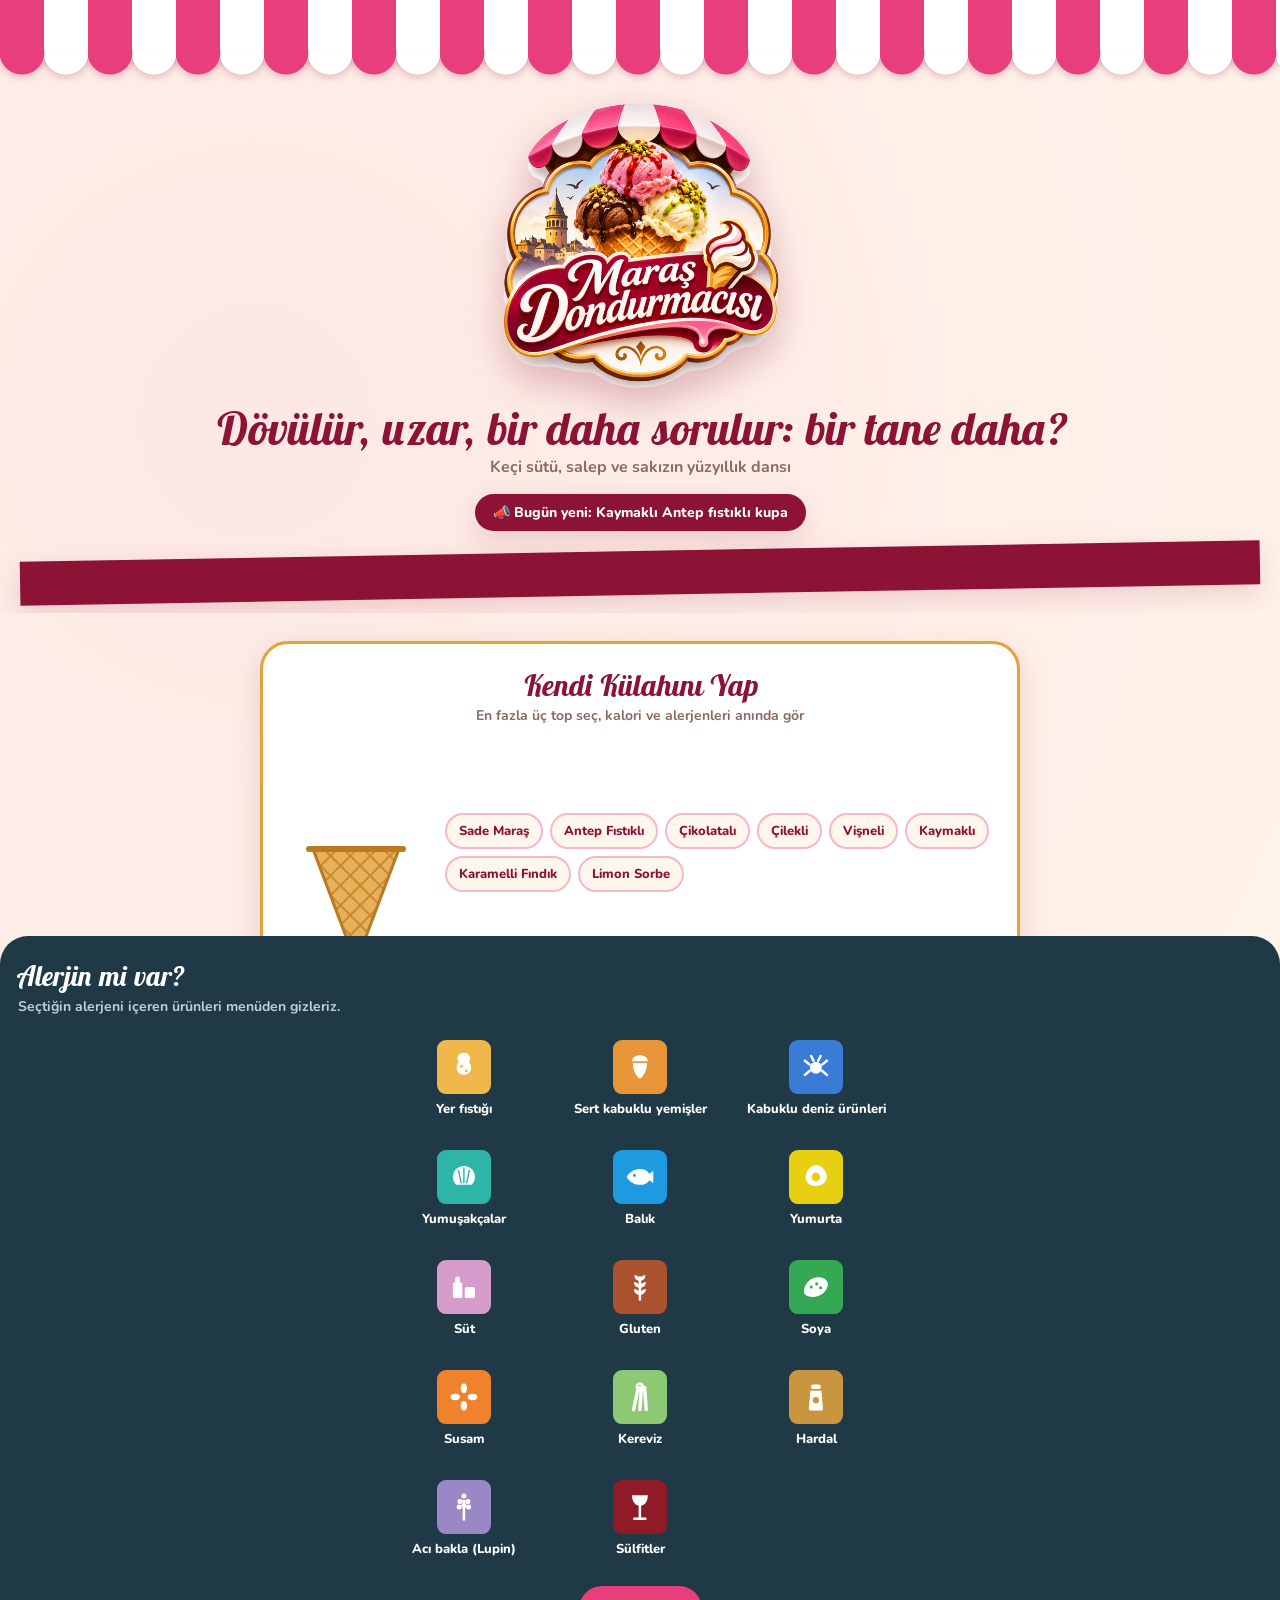
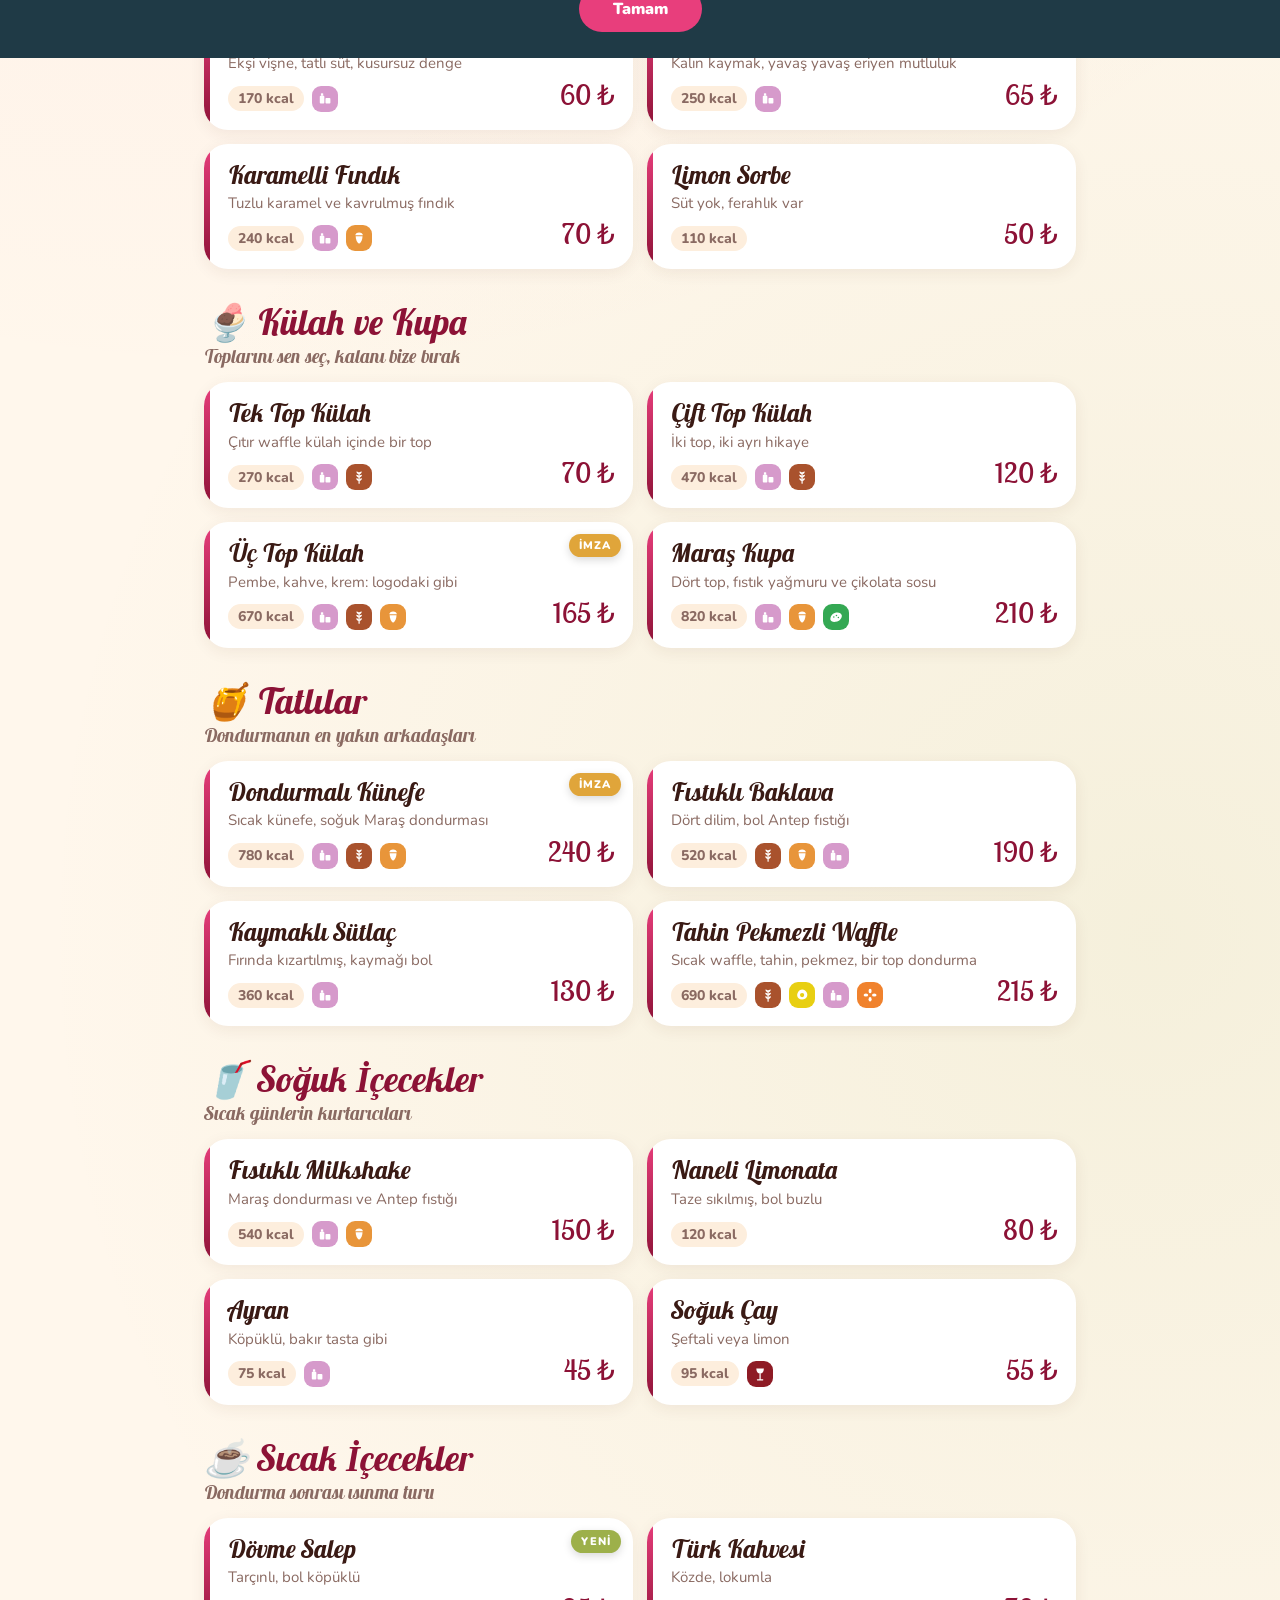
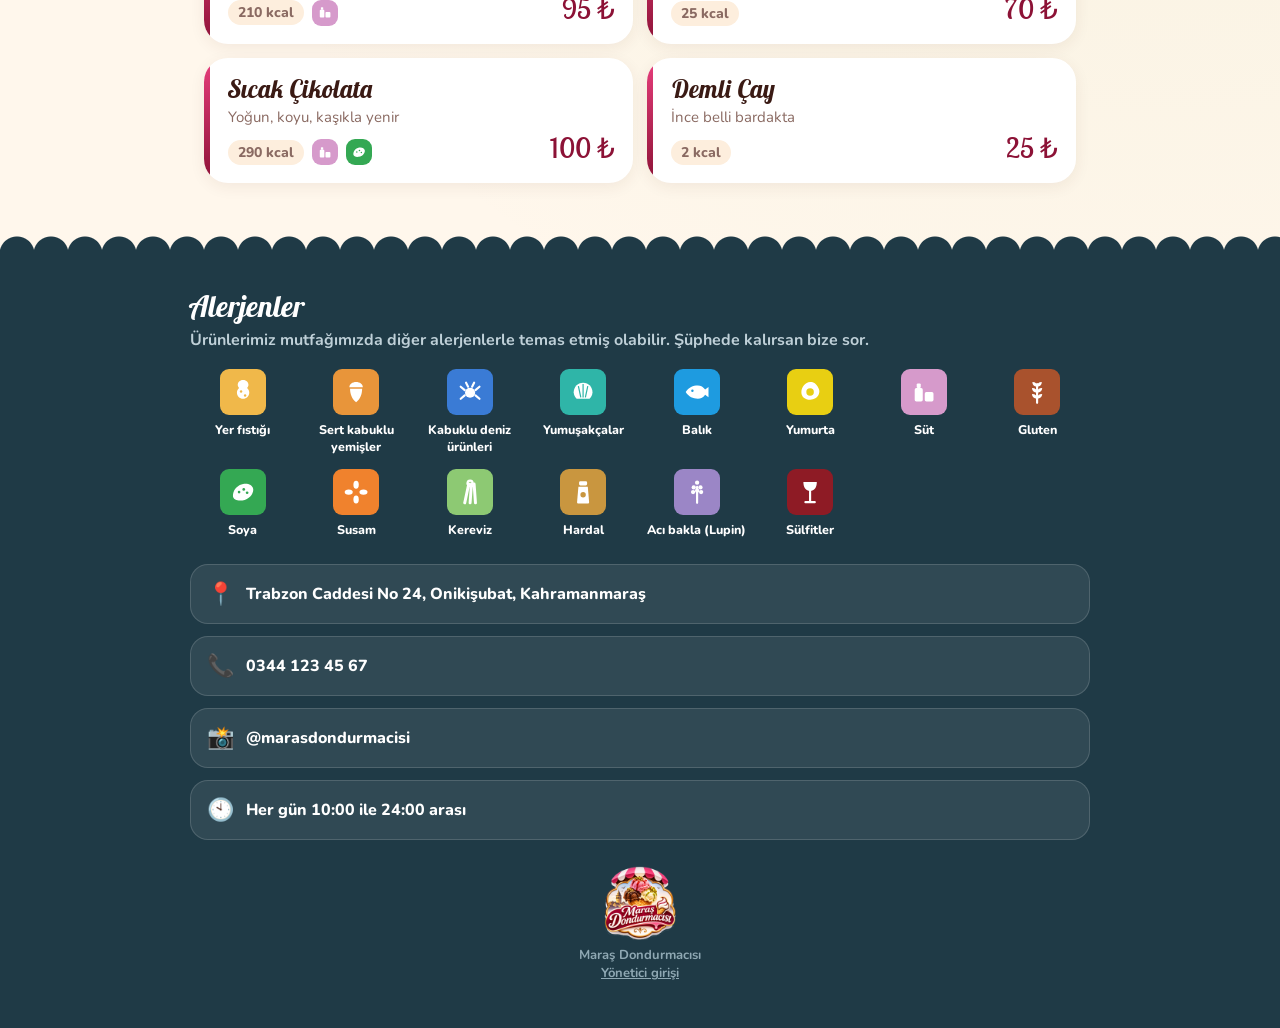
<file: index.html>
<!doctype html>
<html lang="tr">
<head>
<meta charset="utf-8">
<meta name="viewport" content="width=device-width, initial-scale=1, viewport-fit=cover">
<title>Maraş Dondurmacısı Dijital Menü</title>
<meta name="description" content="Maraş Dondurmacısı dijital menüsü: dondurmalar, tatlılar, içecekler, kalori ve alerjen bilgileri.">
<meta name="theme-color" content="#8c1236">
<link rel="icon" href="icon.png">
<link rel="apple-touch-icon" href="icon.png">
<meta property="og:title" content="Maraş Dondurmacısı">
<meta property="og:description" content="Dövülür, uzar, bir daha sorulur: bir tane daha?">
<meta property="og:image" content="logo.png">
<link rel="preconnect" href="https://fonts.googleapis.com">
<link rel="preconnect" href="https://fonts.gstatic.com" crossorigin>
<link href="https://fonts.googleapis.com/css2?family=Lobster+Two:ital,wght@1,700&family=Nunito:wght@600;700;800;900&display=swap&subset=latin-ext" rel="stylesheet">
<link rel="stylesheet" href="assets/style.css">
</head>
<body>
<div class="tente" aria-hidden="true"></div>

<header class="hero">
  <img class="logo" id="logo" src="logo.png" alt="Maraş Dondurmacısı logosu">
  <h1 id="slogan"></h1>
  <p class="alt" id="altSlogan"></p>
  <div class="duyuru" id="duyuru" hidden></div>
  <div class="seritmarkee" aria-hidden="true"><div id="serit"></div></div>
</header>

<section class="yapici" id="yapici" aria-label="Kendi külahını yap">
  <h2>Kendi Külahını Yap</h2>
  <p class="not">En fazla üç top seç, kalori ve alerjenleri anında gör</p>
  <div class="yapici-govde">
    <svg id="kulah" viewBox="0 0 150 230" aria-hidden="true">
      <defs>
        <pattern id="gofret" width="14" height="14" patternUnits="userSpaceOnUse" patternTransform="rotate(45)">
          <rect width="14" height="14" fill="#e6b15a"/>
          <path d="M0 7h14M7 0v14" stroke="#c98a2e" stroke-width="2"/>
        </pattern>
      </defs>
      <g id="toplar"></g>
      <path d="M32 112h86L75 226z" fill="url(#gofret)" stroke="#b97a22" stroke-width="3" stroke-linejoin="round"/>
      <path d="M28 112h94" stroke="#b97a22" stroke-width="6" stroke-linecap="round"/>
    </svg>
    <div>
      <div class="tatchip" id="tatlar"></div>
    </div>
  </div>
  <label style="display:flex;gap:8px;align-items:center;margin-top:12px;font-weight:800;color:var(--kahve)">
    <input type="checkbox" id="kulahSec" checked style="width:18px;height:18px;accent-color:#e83e7c"> Waffle külah olsun
  </label>
  <div class="yapici-sonuc">
    <div>
      <div class="rakam"><span id="ykcal">0</span> kcal <small>·</small> <span id="yfiyat">0 ₺</span></div>
      <div id="yalerji" class="alt-satir" style="margin-top:6px"></div>
    </div>
    <button class="temizle" id="yTemizle" type="button">Sıfırla</button>
  </div>
</section>

<nav class="gezinti" aria-label="Menü bölümleri">
  <div class="gezinti-ic">
    <div class="sekmeler" id="sekmeler"></div>
    <button class="ikonbtn" id="aramaBtn" type="button" aria-label="Ara">
      <svg viewBox="0 0 24 24" fill="none" stroke="currentColor" stroke-width="2.4" stroke-linecap="round"><circle cx="11" cy="11" r="7"/><path d="M20 20l-4-4"/></svg>
    </button>
    <button class="ikonbtn" id="filtreBtn" type="button" aria-label="Alerji filtresi">
      <svg viewBox="0 0 24 24" fill="currentColor"><path d="M3 5h18l-7 8v6l-4-2v-4z"/></svg>
      <span class="nokta"></span>
    </button>
  </div>
  <div class="arama" id="arama"><input id="aramaInput" type="search" placeholder="Dondurma, tatlı, içecek ara" autocomplete="off"></div>
</nav>

<main id="liste"></main>

<div class="cekmece-arka" id="arka"></div>
<aside class="cekmece" id="cekmece" aria-label="Alerji filtresi">
  <h2>Alerjin mi var?</h2>
  <p>Seçtiğin alerjeni içeren ürünleri menüden gizleriz.</p>
  <div class="alerji-izgara" id="alerjiIzgara"></div>
  <button class="bitti" id="bitti" type="button">Tamam</button>
</aside>

<footer>
  <div class="ic">
    <h2>Alerjenler</h2>
    <p class="aciklama">Ürünlerimiz mutfağımızda diğer alerjenlerle temas etmiş olabilir. Şüphede kalırsan bize sor.</p>
    <div class="lejant" id="lejant"></div>
    <div class="bilgi" id="bilgi"></div>
    <div class="imza">
      <img src="icon.png" alt="">
      <div id="imzaAd"></div>
      <a href="admin.html" style="color:#8fa8b3">Yönetici girişi</a>
    </div>
  </div>
</footer>

<script src="assets/shared.js"></script>
<script src="assets/menu.js"></script>
</body>
</html>
</file>
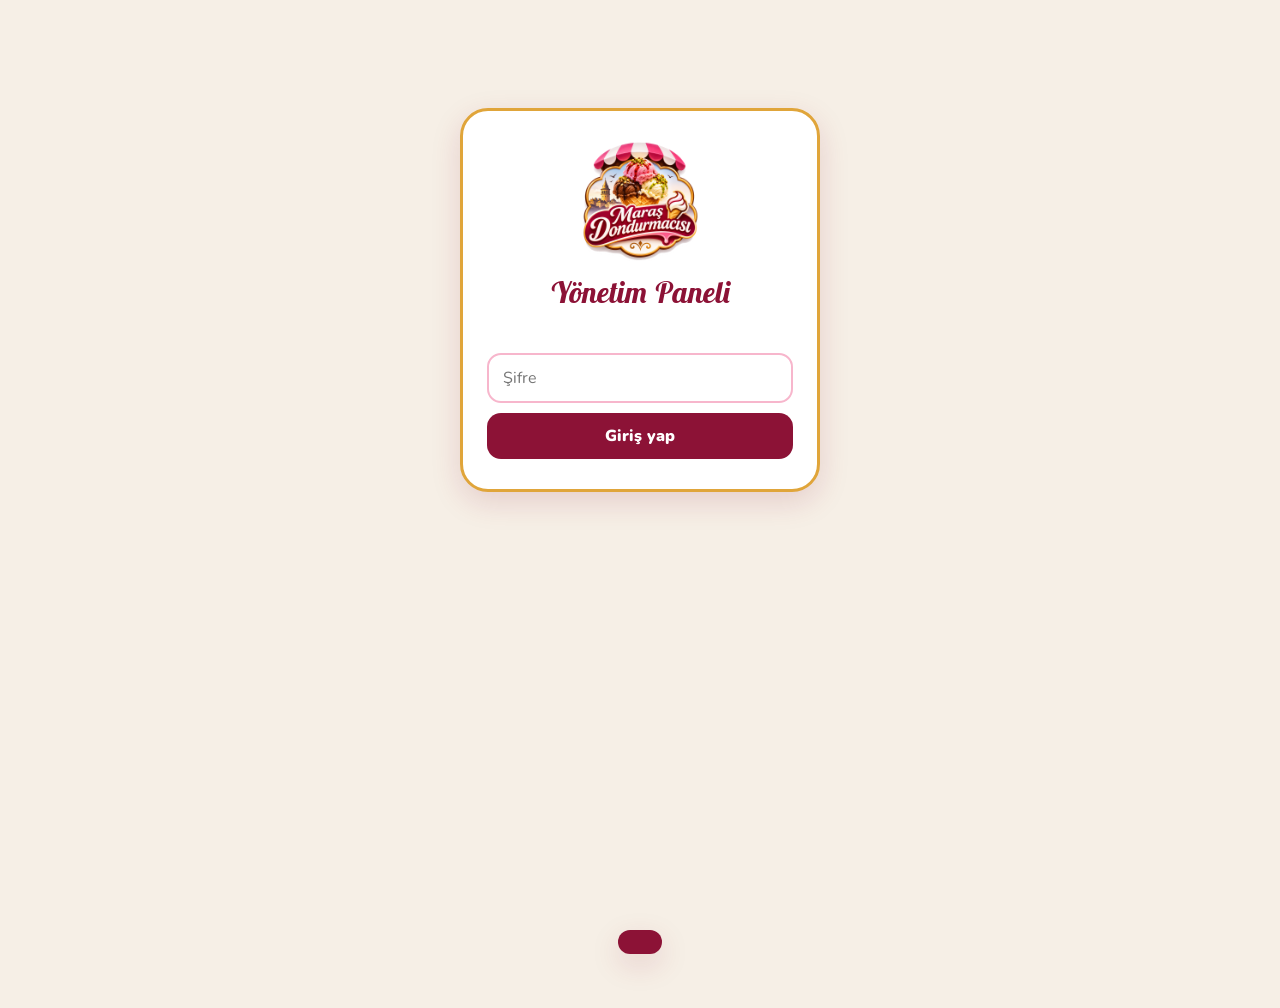
<file: admin.html>
<!doctype html>
<html lang="tr">
<head>
<meta charset="utf-8">
<meta name="viewport" content="width=device-width, initial-scale=1">
<meta name="robots" content="noindex,nofollow">
<title>Yönetim Paneli, Maraş Dondurmacısı</title>
<link rel="icon" href="icon.png">
<link href="https://fonts.googleapis.com/css2?family=Lobster+Two:ital,wght@1,700&family=Nunito:wght@600;700;800;900&display=swap&subset=latin-ext" rel="stylesheet">
<link rel="stylesheet" href="assets/style.css">
</head>
<body class="admin">

<div id="giris" class="giris">
  <img src="logo.png" alt="">
  <h1>Yönetim Paneli</h1>
  <p class="hata" id="girisHata"></p>
  <input class="alan" id="pin" type="password" placeholder="Şifre" autocomplete="current-password">
  <button class="btn" id="girisBtn" style="width:100%">Giriş yap</button>
</div>

<div id="uygulama" hidden>
  <div class="ustbar"><img src="icon.png" alt=""><b>Yönetim Paneli</b><a href="index.html" target="_blank">Menüyü gör</a><a href="#" id="cikis">Çıkış</a></div>
  <div class="panel">
    <div class="istat" id="istat"></div>
    <div class="adm-sekmeler" id="admSek">
      <button class="aktif" data-t="urunler">Ürünler</button>
      <button data-t="kategoriler">Kategoriler</button>
      <button data-t="isletme">İşletme</button>
      <button data-t="yedek">Yedek ve Ayarlar</button>
    </div>
    <div id="icerik"></div>
  </div>
</div>

<div class="modal-arka" id="modalArka"><div class="modal" id="modal"></div></div>
<div class="toast" id="toast"></div>

<script src="assets/shared.js"></script>
<script src="assets/admin.js"></script>
</body>
</html>
</file>
<file: assets/style.css>
:root {
  --bordo: #8c1236;
  --bordo2: #6b0c29;
  --pembe: #e83e7c;
  --pembe2: #f7b6cc;
  --krem: #fff7ec;
  --krem2: #fdeedd;
  --altin: #e0a53a;
  --kahve: #5b2a18;
  --fistik: #9db04a;
  --yazi: #3a1a14;
  --soluk: #8a6a62;
  --golge: 0 10px 30px rgba(140, 18, 54, .15);
}
* { box-sizing: border-box; -webkit-tap-highlight-color: transparent; }
html { scroll-behavior: smooth; }
body {
  margin: 0; font-family: "Nunito", system-ui, sans-serif; color: var(--yazi);
  background: var(--krem);
  background-image: radial-gradient(circle at 20% 10%, rgba(232, 62, 124, .08), transparent 40%), radial-gradient(circle at 90% 60%, rgba(157, 176, 74, .10), transparent 40%);
  min-height: 100vh;
}
h1, h2, h3, .yazitipi { font-family: "Lobster Two", cursive; font-weight: 700; font-style: italic; }
img { max-width: 100%; }
button { font: inherit; cursor: pointer; }

/* Tente */
.tente {
  height: 54px; position: relative; z-index: 3;
  background: repeating-linear-gradient(90deg, var(--pembe) 0 44px, #fff 44px 88px);
  box-shadow: 0 6px 14px rgba(140, 18, 54, .25);
}
.tente::after {
  content: ""; position: absolute; left: 0; right: 0; bottom: -22px; height: 24px;
  background:
    radial-gradient(circle at 22px 0, var(--pembe) 22px, transparent 23px) 0 0 / 88px 24px repeat-x,
    radial-gradient(circle at 66px 0, #fff 22px, transparent 23px) 0 0 / 88px 24px repeat-x;
  filter: drop-shadow(0 4px 3px rgba(140, 18, 54, .18));
}

/* Kahraman */
.hero { text-align: center; padding: 46px 20px 18px; position: relative; overflow: hidden; }
.hero .logo {
  width: min(62vw, 290px); height: auto; animation: sallan 5s ease-in-out infinite;
  filter: drop-shadow(0 14px 18px rgba(140, 18, 54, .28)); cursor: pointer;
}
@keyframes sallan { 0%, 100% { transform: rotate(-2.5deg) translateY(0); } 50% { transform: rotate(2.5deg) translateY(-6px); } }
.hero h1 { margin: 8px 0 2px; font-size: clamp(30px, 8vw, 46px); color: var(--bordo); line-height: 1.05; }
.hero .alt { color: var(--soluk); font-weight: 700; margin: 4px 0 0; }
.duyuru {
  display: inline-block; margin-top: 16px; padding: 9px 18px; border-radius: 999px;
  background: var(--bordo); color: #fff; font-weight: 800; font-size: 14px; box-shadow: var(--golge);
}
.duyuru b { color: var(--altin); }

.seritmarkee { overflow: hidden; background: var(--bordo); color: #fff; padding: 9px 0; margin: 20px 0 0; white-space: nowrap; transform: rotate(-1deg); box-shadow: var(--golge); }
.seritmarkee div { display: inline-block; padding-left: 100%; animation: kay 28s linear infinite; font-family: "Lobster Two", cursive; font-style: italic; font-size: 20px; }
.seritmarkee span { margin: 0 22px; }
.seritmarkee span::after { content: " 🍦"; }
@keyframes kay { to { transform: translateX(-100%); } }

/* Külah yapıcı */
.yapici {
  margin: 28px auto 0; max-width: 760px; background: #fff; border-radius: 28px; padding: 22px 18px 20px;
  box-shadow: var(--golge); border: 3px solid var(--altin); position: relative;
}
.yapici h2 { margin: 0; color: var(--bordo); font-size: 30px; text-align: center; }
.yapici .not { text-align: center; color: var(--soluk); font-size: 14px; margin: 2px 0 12px; font-weight: 700; }
.yapici-govde { display: grid; grid-template-columns: 150px 1fr; gap: 14px; align-items: center; }
#kulah { width: 150px; height: 230px; overflow: visible; }
#kulah .top { transition: transform .5s cubic-bezier(.3, 1.6, .5, 1), opacity .3s; transform-origin: center; }
.tatchip { display: flex; flex-wrap: wrap; gap: 7px; }
.tatchip button {
  border: 2px solid var(--pembe2); background: var(--krem); color: var(--bordo); padding: 7px 12px; border-radius: 999px; font-weight: 800; font-size: 13px; transition: .15s;
}
.tatchip button.secili { background: var(--pembe); border-color: var(--pembe); color: #fff; transform: scale(1.05); }
.yapici-sonuc { margin-top: 14px; display: flex; flex-wrap: wrap; align-items: center; justify-content: space-between; gap: 10px; border-top: 2px dashed var(--pembe2); padding-top: 12px; }
.yapici-sonuc .rakam { font-family: "Lobster Two", cursive; font-size: 26px; color: var(--bordo); }
.yapici-sonuc .rakam small { font-family: "Nunito"; font-size: 13px; color: var(--soluk); font-weight: 800; }
.temizle { background: none; border: 2px solid var(--bordo); color: var(--bordo); padding: 7px 14px; border-radius: 999px; font-weight: 800; }

/* Gezinme */
.gezinti { position: sticky; top: 0; z-index: 20; background: rgba(255, 247, 236, .94); backdrop-filter: blur(8px); padding: 10px 12px; margin-top: 26px; border-bottom: 1px solid rgba(140, 18, 54, .12); }
.gezinti-ic { max-width: 900px; margin: 0 auto; display: flex; gap: 8px; align-items: center; }
.sekmeler { display: flex; gap: 8px; overflow-x: auto; flex: 1; scrollbar-width: none; padding: 2px; }
.sekmeler::-webkit-scrollbar { display: none; }
.sekme { flex: none; border: 0; background: transparent; padding: 10px 16px; border-radius: 999px; font-weight: 800; color: var(--soluk); font-size: 15px; white-space: nowrap; }
.sekme.aktif { background: var(--bordo); color: #fff; box-shadow: var(--golge); }
.ikonbtn { flex: none; width: 46px; height: 46px; border-radius: 16px; border: 1.5px solid rgba(140, 18, 54, .2); background: #fff; color: var(--bordo); display: grid; place-items: center; position: relative; }
.ikonbtn svg { width: 22px; height: 22px; }
.ikonbtn .nokta { position: absolute; top: 6px; right: 6px; width: 10px; height: 10px; background: var(--pembe); border-radius: 50%; border: 2px solid #fff; display: none; }
.ikonbtn.dolu .nokta { display: block; }
.arama { max-width: 900px; margin: 8px auto 0; display: none; }
.arama.acik { display: block; }
.arama input { width: 100%; padding: 12px 16px; border-radius: 16px; border: 2px solid var(--pembe2); font: inherit; background: #fff; outline: none; }
.arama input:focus { border-color: var(--pembe); }

/* Liste */
main { max-width: 900px; margin: 0 auto; padding: 0 14px 40px; }
.bolum { padding-top: 30px; scroll-margin-top: 130px; }
.bolum h2 { font-size: 36px; margin: 0; color: var(--bordo); }
.bolum .alt { margin: 0 0 14px; color: var(--soluk); font-weight: 700; font-family: "Lobster Two", cursive; font-style: italic; font-size: 19px; }
.izgara { display: grid; gap: 14px; grid-template-columns: 1fr; }
@media (min-width: 720px) { .izgara { grid-template-columns: 1fr 1fr; } }
.kart {
  background: #fff; border-radius: 24px; padding: 18px; display: flex; gap: 14px; justify-content: space-between;
  box-shadow: 0 4px 16px rgba(91, 42, 24, .07); position: relative; animation: gel .5s both; overflow: hidden;
}
.kart::before { content: ""; position: absolute; left: 0; top: 0; bottom: 0; width: 6px; background: linear-gradient(var(--pembe), var(--bordo)); }
@keyframes gel { from { opacity: 0; transform: translateY(14px); } to { opacity: 1; transform: none; } }
.kart .sol { padding-top: 0; flex: 1; display: flex; flex-direction: column; min-width: 0; padding-left: 6px; }
.kart h3 { margin: 0 0 4px; font-size: 25px; color: var(--yazi); line-height: 1.1; }
.kart p { margin: 0 0 12px; color: var(--soluk); font-size: 15px; line-height: 1.35; }
.alt-satir { margin-top: auto; display: flex; align-items: center; gap: 8px; flex-wrap: wrap; }
.kcal { font-weight: 800; color: var(--soluk); font-size: 14px; background: var(--krem2); border-radius: 999px; padding: 3px 10px; }
.alerjen-ikon { display: inline-grid; place-items: center; border-radius: 9px; }
.alerjen-ikon svg { display: block; }
.fiyat { font-family: "Lobster Two", cursive; font-size: 28px; color: var(--bordo); align-self: flex-end; white-space: nowrap; }
.sag { display: flex; flex-direction: column; align-items: flex-end; justify-content: flex-end; gap: 8px; }
.foto { width: 112px; height: 112px; border-radius: 18px; object-fit: cover; box-shadow: 0 4px 12px rgba(0, 0, 0, .15); }
.rozet { position: absolute; top: 12px; right: 12px; background: var(--altin); color: #fff; font-size: 11px; letter-spacing: .08em; font-weight: 900; padding: 4px 10px; border-radius: 999px; text-transform: uppercase; box-shadow: 0 3px 8px rgba(0, 0, 0, .15); }
.rozet.yeni { background: var(--fistik); }
.tukendi { opacity: .55; filter: grayscale(.7); }
.tukendi .fiyat::after { content: " (Tükendi)"; font-size: 13px; font-family: "Nunito"; font-weight: 800; color: var(--soluk); }
.bos { text-align: center; color: var(--soluk); padding: 40px 10px; font-weight: 800; }

/* Alerji çekmecesi */
.cekmece-arka { position: fixed; inset: 0; background: rgba(58, 26, 20, .5); z-index: 40; display: none; }
.cekmece-arka.acik { display: block; }
.cekmece { position: fixed; left: 0; right: 0; bottom: 0; z-index: 41; background: #1f3a46; color: #fff; border-radius: 28px 28px 0 0; padding: 22px 18px 26px; transform: translateY(105%); transition: transform .35s cubic-bezier(.2, .9, .3, 1); max-height: 86vh; overflow: auto; }
.cekmece.acik { transform: none; }
.cekmece h2 { margin: 0 0 4px; font-size: 28px; }
.cekmece p { margin: 0 0 14px; color: #bfd0d8; font-size: 14px; font-weight: 700; }
.alerji-izgara { display: grid; grid-template-columns: repeat(3, 1fr); gap: 12px 8px; max-width: 520px; margin: 0 auto; }
.alerji-sec { background: none; border: 2px solid transparent; border-radius: 18px; color: #fff; padding: 8px 2px; display: flex; flex-direction: column; align-items: center; gap: 6px; font-size: 13px; font-weight: 800; text-align: center; }
.alerji-sec.secili { border-color: #ff6b8e; background: rgba(255, 107, 142, .15); }
.alerji-sec.secili::after { content: "Gizlendi"; font-size: 11px; color: #ffb3c4; }
.cekmece .bitti { display: block; margin: 18px auto 0; background: var(--pembe); color: #fff; border: 0; border-radius: 999px; padding: 12px 34px; font-weight: 900; }

/* Altbilgi */
footer { background: #1f3a46; color: #fff; margin-top: 30px; padding: 34px 16px 46px; position: relative; }
footer::before { content: ""; position: absolute; left: 0; right: 0; top: -17px; height: 18px; background: radial-gradient(circle at 17px 18px, #1f3a46 17px, transparent 18px) 0 0 / 34px 18px repeat-x; }
footer .ic { max-width: 900px; margin: 0 auto; }
footer h2 { font-size: 30px; margin: 0 0 4px; }
footer .aciklama { color: #bfd0d8; font-weight: 700; margin: 0 0 18px; }
.lejant { display: grid; grid-template-columns: repeat(auto-fill, minmax(104px, 1fr)); gap: 14px 8px; margin-bottom: 26px; }
.lejant div { display: flex; flex-direction: column; align-items: center; gap: 6px; font-size: 12.5px; font-weight: 800; text-align: center; }
.bilgi { display: grid; gap: 12px; }
.bilgi a, .bilgi div.k { display: flex; align-items: center; gap: 12px; background: rgba(255, 255, 255, .08); border: 1px solid rgba(255, 255, 255, .15); border-radius: 18px; padding: 14px 16px; color: #fff; text-decoration: none; font-weight: 800; }
.bilgi .e { font-size: 22px; }
.imza { text-align: center; margin-top: 26px; color: #8fa8b3; font-size: 13px; font-weight: 700; }
.imza img { width: 74px; display: block; margin: 0 auto 6px; }

/* Konfeti */
.konfeti { position: fixed; pointer-events: none; z-index: 100; width: 9px; height: 14px; border-radius: 3px; animation: dus 1.1s ease-out forwards; }
@keyframes dus { to { transform: translate(var(--x), var(--y)) rotate(var(--r)); opacity: 0; } }

/* Admin */
body.admin { background: #f6efe6; }
.giris { max-width: 360px; margin: 12vh auto 0; background: #fff; border-radius: 28px; padding: 30px 24px; text-align: center; box-shadow: var(--golge); border: 3px solid var(--altin); }
.giris img { width: 120px; }
.giris h1 { margin: 6px 0 14px; color: var(--bordo); font-size: 30px; }
.alan { width: 100%; padding: 12px 14px; border-radius: 14px; border: 2px solid var(--pembe2); font: inherit; background: #fff; margin-bottom: 10px; outline: none; }
.alan:focus { border-color: var(--pembe); }
textarea.alan { min-height: 70px; resize: vertical; }
.btn { border: 0; border-radius: 14px; padding: 12px 20px; font-weight: 900; background: var(--bordo); color: #fff; }
.btn.pembe { background: var(--pembe); }
.btn.hafif { background: #fff; color: var(--bordo); border: 2px solid var(--bordo); }
.btn.sil { background: #fff; color: #c0173f; border: 2px solid #c0173f; }
.btn.kucuk { padding: 7px 12px; font-size: 13px; border-radius: 10px; }
.hata { color: #c0173f; font-weight: 800; min-height: 20px; margin: 0 0 8px; }
.ustbar { background: var(--bordo); color: #fff; padding: 12px 16px; display: flex; align-items: center; gap: 12px; position: sticky; top: 0; z-index: 30; box-shadow: 0 4px 14px rgba(0, 0, 0, .2); }
.ustbar img { width: 42px; height: 42px; }
.ustbar b { font-family: "Lobster Two", cursive; font-size: 24px; font-style: italic; flex: 1; }
.ustbar a { color: #fff; font-weight: 800; text-decoration: none; background: rgba(255, 255, 255, .15); padding: 8px 14px; border-radius: 999px; font-size: 14px; }
.panel { max-width: 960px; margin: 0 auto; padding: 16px 14px 80px; }
.adm-sekmeler { display: flex; gap: 8px; overflow-x: auto; margin-bottom: 16px; }
.adm-sekmeler button { flex: none; border: 0; background: #fff; border-radius: 999px; padding: 10px 18px; font-weight: 900; color: var(--soluk); }
.adm-sekmeler button.aktif { background: var(--pembe); color: #fff; }
.kutu { background: #fff; border-radius: 22px; padding: 18px; margin-bottom: 14px; box-shadow: 0 4px 16px rgba(91, 42, 24, .07); }
.kutu h2 { margin: 0 0 10px; color: var(--bordo); font-size: 26px; }
.satir { display: grid; grid-template-columns: 60px 1fr auto; gap: 12px; align-items: center; padding: 10px 0; border-bottom: 1px dashed #ead9cc; }
.satir:last-child { border-bottom: 0; }
.satir .kucukfoto { width: 60px; height: 60px; border-radius: 14px; object-fit: cover; background: var(--krem2); display: grid; place-items: center; font-size: 26px; }
.satir b { display: block; }
.satir small { color: var(--soluk); font-weight: 700; }
.satir .islem { display: flex; gap: 6px; flex-wrap: wrap; justify-content: flex-end; }
.form-izgara { display: grid; grid-template-columns: 1fr 1fr; gap: 0 12px; }
.form-izgara .tam { grid-column: 1 / -1; }
label.et { display: block; font-weight: 900; font-size: 13px; color: var(--soluk); margin: 4px 0 4px; }
.alerji-sec-adm { display: flex; flex-wrap: wrap; gap: 8px; margin-bottom: 12px; }
.alerji-sec-adm label { display: flex; align-items: center; gap: 6px; padding: 5px 10px 5px 6px; border: 2px solid #ead9cc; border-radius: 999px; font-weight: 800; font-size: 13px; cursor: pointer; }
.alerji-sec-adm input { display: none; }
.alerji-sec-adm input:checked + span { color: var(--bordo); }
.alerji-sec-adm label:has(input:checked) { border-color: var(--pembe); background: #fff0f5; }
.yukle-alan { border: 3px dashed var(--pembe2); border-radius: 18px; padding: 16px; text-align: center; background: #fff8fa; margin-bottom: 12px; }
.yukle-alan img { max-width: 160px; max-height: 160px; border-radius: 14px; display: block; margin: 0 auto 10px; }
.modal-arka { position: fixed; inset: 0; background: rgba(58, 26, 20, .55); z-index: 50; display: none; align-items: flex-start; justify-content: center; overflow: auto; padding: 20px 12px; }
.modal-arka.acik { display: flex; }
.modal { background: #fff; border-radius: 26px; padding: 22px 20px; width: 100%; max-width: 620px; }
.modal h2 { margin: 0 0 12px; color: var(--bordo); font-size: 28px; }
.modal .alt-islem { display: flex; gap: 10px; justify-content: flex-end; margin-top: 8px; }
.toast { position: fixed; left: 50%; bottom: 26px; transform: translateX(-50%) translateY(80px); background: var(--bordo); color: #fff; padding: 12px 22px; border-radius: 999px; font-weight: 800; z-index: 100; transition: .35s; box-shadow: var(--golge); }
.toast.goster { transform: translateX(-50%); }
.istat { display: grid; grid-template-columns: repeat(auto-fit, minmax(130px, 1fr)); gap: 10px; margin-bottom: 14px; }
.istat div { background: #fff; border-radius: 18px; padding: 14px; text-align: center; box-shadow: 0 4px 16px rgba(91, 42, 24, .07); }
.istat b { display: block; font-family: "Lobster Two", cursive; font-size: 34px; color: var(--bordo); }
.istat span { font-weight: 800; color: var(--soluk); font-size: 13px; }
@media (max-width: 520px) {
  .yapici-govde { grid-template-columns: 110px 1fr; }
  #kulah { width: 110px; height: 170px; }
  .foto { width: 88px; height: 88px; }
  .form-izgara { grid-template-columns: 1fr; }
  .satir { grid-template-columns: 52px 1fr; }
  .satir .islem { grid-column: 1 / -1; justify-content: flex-start; }
}
.kart:has(.rozet) h3 { padding-right: 62px; }
</file>
